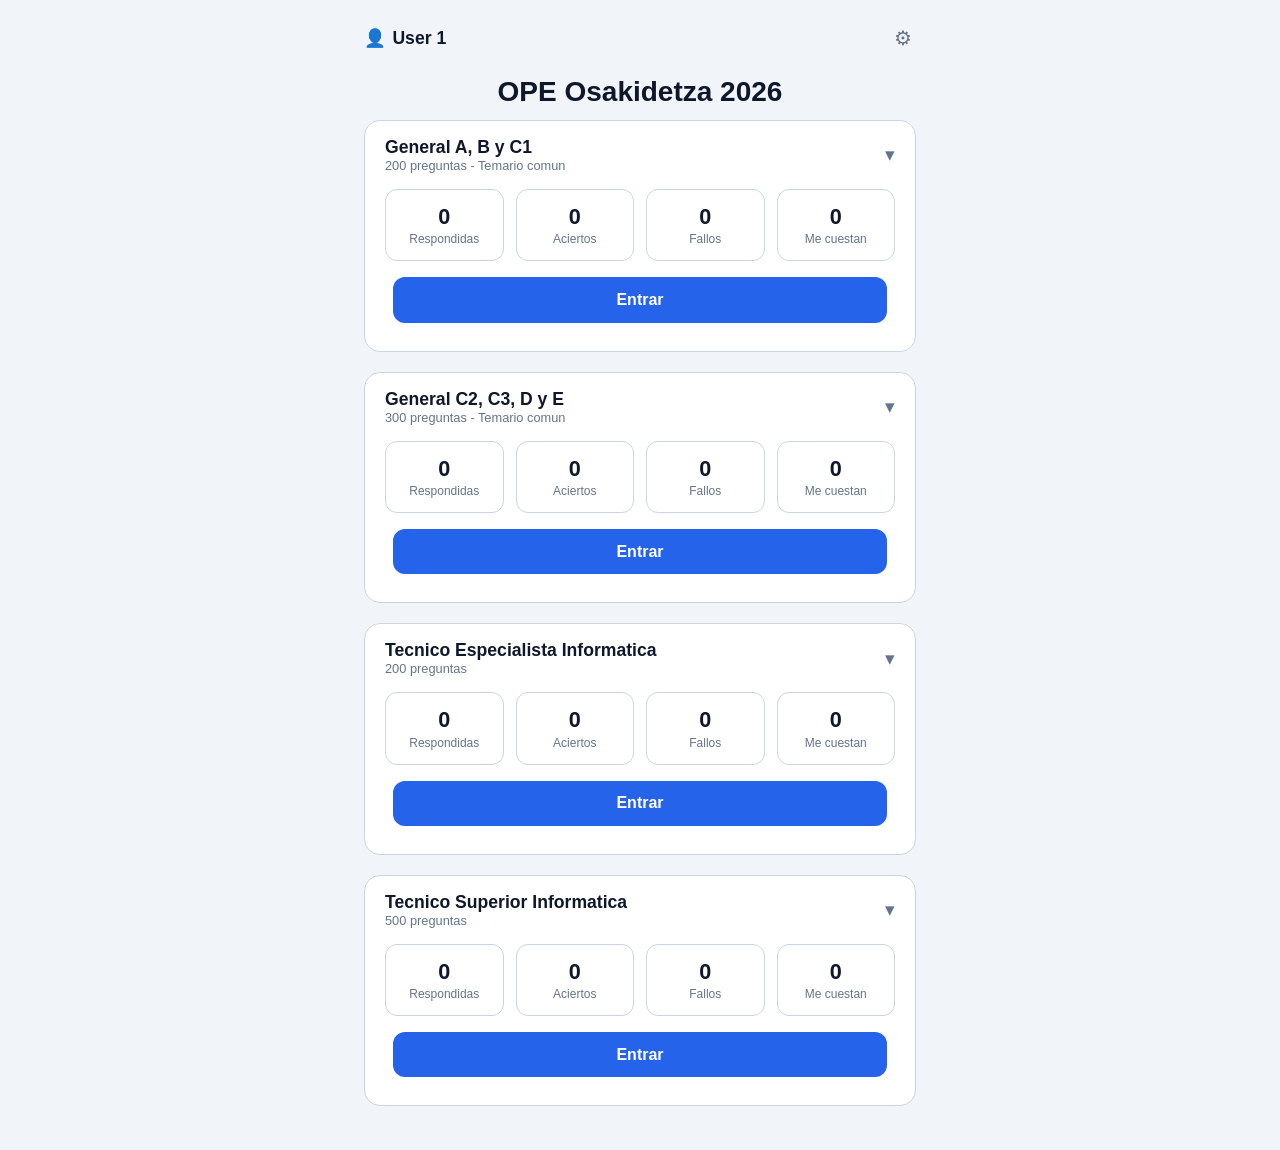
<file: quiz/index.html>
<!DOCTYPE html>
<html lang="es">
<head>
  <meta charset="UTF-8">
  <meta name="viewport" content="width=device-width, initial-scale=1.0">
  <meta name="theme-color" content="#1e3a5f">
  <title>Quiz OPE Osakidetza</title>
  <link rel="manifest" href="manifest.json">
  <link rel="stylesheet" href="css/style.css">
</head>
<body>
  <div id="app">
    <!-- Pantalla: gestion de usuarios -->
    <section id="screen-users" class="screen hidden">
      <div class="container">
        <header class="menu-header">
          <button class="btn-icon" id="btn-back-from-users" title="Volver al menu">&#8592;</button>
        </header>
        <h1>Perfiles</h1>
        <p class="subtitle">Elige un perfil o crea uno nuevo</p>
        <div id="users-list" class="users-list"></div>
        <form id="new-user-form" class="new-user-form">
          <input type="text" id="new-user-name" placeholder="Nombre del perfil" maxlength="20" autocomplete="off">
          <button type="submit" class="btn btn-primary">Crear perfil</button>
        </form>
        <button class="btn btn-danger btn-block" id="btn-clear-data" style="margin-top:1.5rem;">Limpiar datos locales</button>

        <div class="data-transfer" style="margin-top:2rem;">
          <h3 style="font-size:1rem;color:#94a3b8;margin-bottom:0.75rem;">Exportar / Importar</h3>
          <button class="btn btn-secondary btn-block" id="btn-export-data">Exportar datos</button>
          <label class="btn btn-secondary btn-block" style="display:inline-flex;margin-top:0.5rem;">
            Importar datos
            <input type="file" id="btn-import-data" accept=".json" style="display:none;">
          </label>
        </div>
      </div>
    </section>

    <!-- Pantalla: menu principal -->
    <section id="screen-menu" class="screen hidden">
      <div class="container">
        <header class="menu-header">
          <div class="user-badge" id="menu-user-badge">
            <span class="user-icon">&#128100;</span>
            <span class="user-name" id="current-user-name">-</span>
            <div id="user-dropdown" class="hidden"></div>
          </div>
          <button class="btn-icon" id="btn-switch-user" title="Gestionar perfiles">&#9881;</button>
        </header>

        <h1>OPE Osakidetza 2026</h1>

        <div id="quizzes-list"></div>
      </div>
    </section>

    <!-- Pantalla: configuracion de sesion -->
    <section id="screen-session" class="screen hidden">
      <div class="container">
        <header class="menu-header">
          <button class="btn-icon" id="btn-back-from-session" title="Volver">&#8592;</button>
        </header>
        <h1 id="session-quiz-title">Quiz</h1>

        <div class="session-resume hidden" id="session-resume-box">
          <p>Tienes una sesion en curso: <strong id="session-resume-text"></strong></p>
          <button class="btn btn-primary btn-block" id="btn-continue-session">Continuar sesion</button>
        </div>

        <div class="mode-selector">
          <h3>Nueva sesion</h3>
          <label class="mode-option">
            <input type="radio" name="session-mode" value="sequential" checked id="radio-sequential">
            <span class="mode-label">Secuencial</span>
            <span class="start-label">Entre</span>
            <input type="number" id="seq-start" class="inline-num" min="1" value="1" title="Inicio">
            <span class="start-label">y</span>
            <input type="number" id="seq-end" class="inline-num" min="1" value="1" title="Fin">
          </label>
          <label class="mode-option">
            <input type="radio" name="session-mode" value="random" id="radio-random">
            <span class="mode-label">Aleatorio</span>
            <span class="start-label">Entre</span>
            <input type="number" id="rand-start" class="inline-num" min="1" value="1" title="Inicio">
            <span class="start-label">y</span>
            <input type="number" id="rand-end" class="inline-num" min="1" value="1" title="Fin">
          </label>
          <label class="mode-option">
            <input type="radio" name="session-mode" value="difficulty" id="radio-difficulty">
            <span class="mode-label">Por dificultad</span>
            <span class="start-label">Entre</span>
            <input type="number" id="diff-start" class="inline-num" min="1" value="1" title="Inicio">
            <span class="start-label">y</span>
            <input type="number" id="diff-end" class="inline-num" min="1" value="1" title="Fin">
          </label>
          <label class="mode-option">
            <input type="radio" name="session-mode" value="only_hard" id="radio-only-hard">
            <span class="mode-label">Solo difíciles</span>
            <span class="start-label">(repaso de falladas y "me cuesta")</span>
          </label>
        </div>

        <label class="session-toggle">
          <input type="checkbox" id="chk-show-diffs" checked>
          <span>Resaltar diferencias entre opciones similares</span>
        </label>

        <button class="btn btn-primary btn-block" id="btn-start-session">Empezar</button>
        <button class="btn btn-secondary btn-block" id="btn-practice-session">Probar (sin estadísticas)</button>
      </div>
    </section>

    <!-- Pantalla: quiz -->
    <section id="screen-quiz" class="screen hidden">
      <div class="container">
        <header class="quiz-header">
          <button class="btn-icon" id="btn-quit-quiz" title="Volver al menu">&#8592;</button>
          <span class="quiz-progress" id="quiz-progress">1 / 200</span>
          <span class="quiz-score" id="quiz-score">&#9989; 0 - &#10060; 0</span>
        </header>
        <div class="quiz-label" id="quiz-label">Quiz</div>

        <div class="question-card">
          <p class="question-text" id="question-text">Cargando...</p>
          <div class="options-list" id="options-list"></div>
        </div>

        <div class="feedback hidden" id="feedback">
          <p class="feedback-text" id="feedback-text"></p>
        </div>

        <div class="quiz-actions">
          <button class="btn btn-primary btn-block" id="btn-validate">Validar</button>
          <button class="btn btn-block hidden btn-cuesta" id="btn-cuesta">Esta me cuesta</button>
          <button class="btn btn-block hidden btn-repaso" id="btn-repaso-remove">Quitar de repaso</button>
          <button class="btn btn-secondary btn-block hidden" id="btn-next">Siguiente</button>
        </div>
      </div>
    </section>

    <!-- Pantalla: resultados de sesion -->
    <section id="screen-results" class="screen hidden">
      <div class="container">
        <h1>Resultados</h1>
        <p class="result-empty hidden" id="result-empty">¡No tienes preguntas difíciles pendientes! 🎉<br>Repasa fallando alguna o marcándola como "me cuesta".</p>
        <div class="result-summary">
          <div class="result-circle">
            <span class="result-value" id="result-aciertos">0</span>
            <span class="result-label">aciertos</span>
          </div>
          <div class="result-circle result-wrong">
            <span class="result-value" id="result-fallos">0</span>
            <span class="result-label">fallos</span>
          </div>
        </div>
        <p class="result-detail" id="result-detail">0 de 0 preguntas</p>
        <p class="result-cuesta hidden" id="result-cuesta"></p>
        <button class="btn btn-primary btn-block" id="btn-back-menu">Volver al menu</button>
        <div id="result-falladas" class="result-falladas"></div>
      </div>
    </section>
    <!-- Modal: preview de eliminaciones de import -->
    <div id="import-modal" class="modal hidden">
      <div class="modal-backdrop"></div>
      <div class="modal-content">
        <h3>Subrayados eliminados en el archivo</h3>
        <p class="modal-desc">Estos subrayados se eliminaron en el dispositivo de origen. ¿Quieres eliminarlos aquí también?</p>
        <div id="import-conflicts-list" class="import-conflicts-list"></div>
        <div class="modal-actions">
          <button class="btn btn-secondary" id="btn-import-cancel">Mantener todo</button>
          <button class="btn btn-danger" id="btn-import-confirm">Eliminar marcados</button>
        </div>
      </div>
    </div>
  </div>

  <script src="js/data.js"></script>
  <script src="js/users.js"></script>
  <script src="js/state.js"></script>
  <script src="js/stats.js"></script>
  <script src="js/quiz.js"></script>
  <script src="js/app.js"></script>
</body>
</html>
</file>
<file: quiz/css/style.css>
*, *::before, *::after { box-sizing: border-box; margin: 0; padding: 0; }
html {
  font-size: 16px; -webkit-tap-highlight-color: transparent;
  /* Evita que los navegadores de tablet/movil inflen el tamano de letra:
     asi 11pt es 11pt real y las lineas rompen como en el examen. */
  -webkit-text-size-adjust: 100%; text-size-adjust: 100%;
}
body {
  font-family: -apple-system, BlinkMacSystemFont, 'Segoe UI', Roboto, Helvetica, Arial, sans-serif;
  background: #f1f5f9; color: #1e293b; min-height: 100vh; overflow-x: hidden;
}
#app { margin: 0 auto; min-height: 100vh; position: relative; }
.container { padding: 1rem; max-width: 600px; margin: 0 auto; }
/* Columna de lectura como el examen real. El ancho se fija en CARACTERES (ch),
   relativo a la fuente del examen, para que entren los mismos caracteres por
   linea en cualquier pantalla (portatil o tablet) aunque el navegador renderice
   la letra a distinto tamano. El enunciado va en negrita como el examen. */
#screen-quiz .container {
  max-width: 99ch;
  font-family: 'Times New Roman', Times, serif;
  font-size: 13pt;
}
/* La interfaz (cabecera, etiquetas, insignias A-D, feedback y botones) sigue en
   sans-serif y con sus tamanos; solo el texto del examen usa Times. */
#screen-quiz .quiz-header,
#screen-quiz .quiz-label,
#screen-quiz .option-letter,
#screen-quiz .feedback,
#screen-quiz .btn,
#screen-quiz h1 {
  font-family: -apple-system, BlinkMacSystemFont, 'Segoe UI', Roboto, Helvetica, Arial, sans-serif;
}
.screen { min-height: 100vh; display: none; }
.screen:not(.hidden) { display: block; }
.hidden { display: none !important; }

h1 { font-size: 1.75rem; font-weight: 800; margin-bottom: 0.75rem; text-align: center; color: #0f172a; }
h2 { font-size: 1.25rem; font-weight: 600; margin-bottom: 0.25rem; }
h3 { font-size: 1rem; font-weight: 600; margin-bottom: 0.75rem; color: #94a3b8; }
.subtitle { text-align: center; color: #94a3b8; margin-bottom: 1.5rem; font-size: 0.95rem; }

.btn {
  display: inline-flex; align-items: center; justify-content: center;
  padding: 0.85rem 1.25rem; border: none; border-radius: 0.75rem;
  font-size: 1rem; font-weight: 600; cursor: pointer; transition: transform .05s, opacity .2s;
  -webkit-appearance: none; appearance: none; user-select: none;
  margin: 0.5rem;
}
.btn:active { transform: scale(0.98); }
.btn-primary { background: #2563eb; color: #fff; }
.btn-secondary { background: #64748b; color: #fff; }
.btn-danger { background: #dc2626; color: #fff; }
.btn-cuesta { background: #fff; color: #b45309; border: 1px solid #f59e0b; }
.btn-cuesta.marked { background: #f59e0b; color: #fff; border-color: #f59e0b; }
.btn-repaso { background: #fff; color: #475569; border: 1px solid #cbd5e1; }
.btn-repaso.confirm { background: #dc2626; color: #fff; border-color: #dc2626; }
.btn-block { width: calc(100% - 1rem); }
.btn:disabled { opacity: .5; cursor: not-allowed; }
.btn-icon {
  background: transparent; border: none; color: #64748b; font-size: 1.25rem;
  cursor: pointer; padding: 0.25rem; line-height: 1;
}

/* Users */
.users-list { display: flex; flex-direction: column; gap: 0.5rem; margin-bottom: 1.5rem; }
.user-item {
  display: flex; align-items: center; justify-content: space-between;
  padding: 0.875rem 1rem; background: #fff; border-radius: 0.75rem;
  border: 1px solid #cbd5e1; cursor: pointer; transition: border-color .15s;
}
.user-item:hover, .user-item:focus { border-color: #2563eb; outline: none; }
.user-item.active { border-color: #2563eb; background: #eff6ff; }
.user-item-name { font-weight: 600; color: #0f172a; }
.user-item-action { color: #64748b; font-size: 0.85rem; }
.new-user-form { display: flex; gap: 0.5rem; }
.new-user-form input {
  flex: 1; padding: 0.75rem 1rem; border-radius: 0.75rem; border: 1px solid #cbd5e1;
  background: #fff; color: #0f172a; font-size: 1rem; outline: none;
}
.new-user-form input:focus { border-color: #2563eb; }

/* Menu */
.menu-header {
  display: flex; align-items: center; justify-content: space-between;
  margin-bottom: 1.5rem; font-size: 1.1rem;
}
.user-badge {
  display: flex; align-items: center; gap: 0.4rem; color: #64748b;
  cursor: pointer;
}
.user-name { font-weight: 700; color: #0f172a; }

.user-badge { position: relative; }
#user-dropdown {
  position: absolute; top: calc(100% + 0.4rem); left: 0;
  background: #fff; border: 1px solid #cbd5e1; border-radius: 0.75rem;
  box-shadow: 0 4px 12px rgba(0,0,0,0.12); min-width: 10rem; z-index: 10;
  padding: 0.25rem 0;
}
#user-dropdown .dropdown-item {
  display: flex; align-items: center; justify-content: space-between;
  padding: 0.6rem 0.875rem; cursor: pointer; transition: background .1s;
  font-size: 0.95rem; color: #0f172a;
}
#user-dropdown .dropdown-item:hover { background: #f1f5f9; }
#user-dropdown .dropdown-item.active { background: #eff6ff; font-weight: 600; }
#user-dropdown .dropdown-check { color: #2563eb; font-size: 0.85rem; }

.quiz-card {
  background: #fff; border: 1px solid #cbd5e1; border-radius: 1rem;
  margin-bottom: 1.25rem; overflow: hidden;
}
.quiz-card-header {
  display: flex; align-items: center; justify-content: space-between;
  padding: 1rem 1.25rem; cursor: pointer; user-select: none;
}
.quiz-card-header h2 { font-size: 1.1rem; font-weight: 700; margin: 0; color: #0f172a; }
.quiz-card-header .quiz-meta { margin: 0; font-size: 0.8rem; color: #64748b; }
.quiz-card-toggle {
  font-size: 1.2rem; color: #64748b; transition: transform .2s; line-height: 1;
  flex-shrink: 0; margin-left: 0.75rem;
}
.quiz-card.collapsed .quiz-card-toggle { transform: rotate(-90deg); }
.quiz-card-body {
  padding: 0 1.25rem 1.25rem; text-align: center;
}
.quiz-card.collapsed .quiz-card-body { display: none; }
.quiz-card .btn-primary { margin-top: 1rem; }
.quiz-meta { color: #64748b; font-size: 0.9rem; margin-bottom: 1rem; }

.mode-selector { margin-bottom: 1.5rem; }
.mode-option {
  display: flex; align-items: center; gap: 0.6rem;
  padding: 0.75rem 1rem; background: #fff; border-radius: 0.75rem;
  border: 1px solid #cbd5e1; margin-bottom: 0.5rem; cursor: pointer; transition: border-color .15s;
}
.mode-option:has(input:checked) { border-color: #2563eb; background: #eff6ff; }
.mode-option input[type="radio"] { width: 1.1rem; height: 1.1rem; accent-color: #2563eb; flex-shrink: 0; }
.mode-label { font-weight: 500; color: #0f172a; flex: 1; }
.inline-num {
  width: 4rem; padding: 0.35rem 0.5rem; border-radius: 0.5rem; border: 1px solid #cbd5e1;
  background: #fff; color: #0f172a; font-size: 0.9rem; text-align: center;
}
.mode-option:has(input[type="radio"]:checked) .inline-num { border-color: #2563eb; }
.start-label { font-size: 0.8rem; color: #64748b; margin-right: 0.25rem; white-space: nowrap; }
.session-toggle {
  display: flex; align-items: center; gap: 0.6rem;
  padding: 0.75rem 1rem; margin-bottom: 1rem; cursor: pointer;
  color: #334155; font-size: 0.9rem;
}
.session-toggle input[type="checkbox"] { width: 1.1rem; height: 1.1rem; accent-color: #2563eb; flex-shrink: 0; }

.stats-preview {
  display: grid; grid-template-columns: repeat(4, 1fr); gap: 0.75rem;
}
.stat {
  background: #fff; border: 1px solid #cbd5e1; border-radius: 0.75rem;
  padding: 0.875rem 0.5rem; text-align: center;
}
.stat-value { display: block; font-size: 1.35rem; font-weight: 700; color: #0f172a; }
.stat-label { display: block; font-size: 0.75rem; color: #64748b; margin-top: 0.15rem; }

/* Quiz */
.quiz-header {
  display: flex; align-items: center; justify-content: space-between;
  margin-bottom: 1rem; font-size: 1rem; color: #0f172a;
}
.quiz-progress { font-weight: 700; }
.quiz-score { font-weight: 700; }
.quiz-label {
  text-align: center; font-size: 0.9rem; font-weight: 600;
  color: #64748b; margin-bottom: 0.75rem; margin-top: -0.25rem;
}

.question-card {
  background: #fff; border: 1px solid #cbd5e1; border-radius: 1rem;
  padding: 1.25rem; margin-bottom: 1.25rem;
}
.question-text {
  font-family: 'Times New Roman', Times, serif;
  font-size: 13pt; line-height: 1.4; text-align: left; font-weight: 700;
  color: #0f172a; margin-bottom: 1.25rem;
}
.options-list { display: flex; flex-direction: column; gap: 0.6rem; }
.option {
  display: flex; align-items: flex-start; gap: 0.5rem;
  padding: 0.75rem 0.5rem; background: #f8fafc; border: 1px solid #cbd5e1;
  border-radius: 0.75rem; cursor: pointer; transition: border-color .15s, background .15s;
  text-align: left; width: 100%; font-size: 0.95rem; color: #1e293b;
  -webkit-user-select: text; user-select: text;
}
.option:hover, .option:focus { border-color: #94a3b8; outline: none; }
.option.selected { border-color: #2563eb; background: #eff6ff; }
.option.correct { border-color: #16a34a; background: #f0fdf4; }
.option.wrong { border-color: #dc2626; background: #fef2f2; }
.option-letter {
  flex-shrink: 0; color: #0f172a; font-weight: 700; font-size: 0.95rem;
  display: inline-flex; align-items: center; justify-content: center;
  text-transform: lowercase; padding-top: 0.2rem;
}
/* Por defecto: "a)" "b)"... sin circulo. */
.option-letter::after { content: ")"; }
/* Al seleccionar o validar, vuelve el circulo con la letra en mayuscula. */
.option.selected .option-letter,
.option.correct .option-letter,
.option.wrong .option-letter {
  width: 1.6rem; height: 1.6rem; border-radius: 50%;
  background: #e2e8f0; font-size: 0.85rem;
  padding-top: 0;
}
.option.selected .option-letter::after,
.option.correct .option-letter::after,
.option.wrong .option-letter::after { content: ""; }
.option.selected .option-letter { background: #2563eb; color: #fff; }
.option.correct .option-letter { background: #16a34a; color: #fff; }
.option.wrong .option-letter { background: #dc2626; color: #fff; }
.option-text {
  font-family: 'Times New Roman', Times, serif;
  font-size: 13pt; line-height: 1.4; text-align: left;
  -webkit-user-select: text; user-select: text;
}
#screen-quiz.validated .option-text,
#screen-quiz.validated .question-text {
  -webkit-touch-callout: none;
  touch-action: manipulation;
}

.user-highlight {
  text-decoration: underline;
  text-decoration-color: #000;
  text-decoration-thickness: 2px;
  text-underline-offset: 2px;
  position: relative;
  cursor: pointer;
}
.hl-x {
  position: absolute;
  top: -10px;
  right: -14px;
  background: #dc2626;
  color: #fff;
  border-radius: 50%;
  width: 24px;
  height: 24px;
  font-size: 14px;
  display: inline-flex;
  align-items: center;
  justify-content: center;
  opacity: 0;
  transition: opacity .15s;
  cursor: pointer;
}
.user-highlight:hover .hl-x,
.user-highlight:active .hl-x {
  opacity: 1;
}

#highlight-menu {
  position: absolute;
  background: #0f172a;
  color: #fff;
  border-radius: 0.5rem;
  padding: 0.5rem 0.75rem;
  font-size: 0.85rem;
  z-index: 100;
  box-shadow: 0 4px 12px rgba(0,0,0,0.2);
  cursor: pointer;
  white-space: nowrap;
  max-width: 90vw;
  overflow: hidden;
  text-overflow: ellipsis;
}
#highlight-menu.hidden { display: none !important; }

.quiz-actions { display: flex; flex-direction: column; gap: 0.6rem; }

.feedback {
  margin-top: 1rem; padding: 1rem; border-radius: 0.75rem; text-align: center; font-weight: 600;
}
.feedback.correct { background: #f0fdf4; color: #166534; border: 1px solid #bbf7d0; }
.feedback.wrong { background: #fef2f2; color: #991b1b; border: 1px solid #fecaca; }

/* Results */
.result-summary {
  display: flex; justify-content: center; gap: 1.5rem; margin: 1.5rem 0;
}
.result-circle {
  width: 7rem; height: 7rem; border-radius: 50%; border: 3px solid #16a34a;
  display: flex; flex-direction: column; align-items: center; justify-content: center;
  background: #f0fdf4;
}
.result-circle.result-wrong { border-color: #dc2626; background: #fef2f2; }
.result-value { font-size: 1.8rem; font-weight: 700; color: #0f172a; }
.result-label { font-size: 0.8rem; color: #64748b; margin-top: 0.15rem; }
.result-detail { text-align: center; color: #64748b; margin-bottom: 0.5rem; }
.result-empty { text-align: center; color: #0f172a; font-size: 1.1rem; line-height: 1.5; margin: 2rem 0; }
.result-cuesta { text-align: center; color: #b45309; font-weight: 600; margin-bottom: 1.5rem; }

.result-falladas { margin-top: 1.5rem; }
.result-falladas-title {
  font-size: 1rem; font-weight: 600; color: #0f172a;
  margin-bottom: 0.75rem; text-align: center;
}
.result-fallada-card {
  background: #fff; border: 1px solid #cbd5e1; border-radius: 0.75rem;
  margin-bottom: 0.6rem; overflow: hidden;
}
.result-fallada-header {
  display: flex; align-items: center; justify-content: space-between;
  padding: 0.875rem 1rem; cursor: pointer; user-select: none;
}
.result-fallada-header h4 {
  font-size: 0.95rem; font-weight: 600; margin: 0; color: #0f172a;
  flex: 1; overflow: hidden; text-overflow: ellipsis; white-space: nowrap;
}
.result-fallada-toggle {
  font-size: 1rem; color: #64748b; transition: transform .2s; line-height: 1;
  flex-shrink: 0; margin-left: 0.5rem;
}
.result-fallada-card.collapsed .result-fallada-toggle { transform: rotate(-90deg); }
.result-fallada-body {
  padding: 0 1rem 1rem; font-size: 0.9rem; color: #1e293b;
}
.result-fallada-card.collapsed .result-fallada-body { display: none; }
.result-fallada-question {
  font-weight: 500; margin-bottom: 0.5rem; line-height: 1.45;
}
.result-fallada-opt {
  padding: 0.4rem 0.6rem; border-radius: 0.5rem; margin-bottom: 0.35rem;
  display: flex; align-items: flex-start; gap: 0.4rem;
}
.result-fallada-opt.correct { background: #f0fdf4; border: 1px solid #bbf7d0; }
.result-fallada-opt.wrong { background: #fef2f2; border: 1px solid #fecaca; }
.result-fallada-opt-letter {
  flex-shrink: 0; width: 1.4rem; height: 1.4rem; border-radius: 50%;
  font-size: 0.75rem; font-weight: 700; display: inline-flex;
  align-items: center; justify-content: center;
}
.result-fallada-opt.correct .result-fallada-opt-letter { background: #16a34a; color: #fff; }
.result-fallada-opt.wrong .result-fallada-opt-letter { background: #dc2626; color: #fff; }
.result-fallada-opt-text { line-height: 1.4; }

.session-resume {
  background: #eff6ff; border: 1px solid #bfdbfe; border-radius: 0.75rem;
  padding: 1rem; margin-bottom: 1.25rem; text-align: center;
}
.session-resume p { color: #1e3a8a; margin-bottom: 0.75rem; }

/* Accessibility */
@media (prefers-reduced-motion: reduce) {
  .btn, .option, .user-item { transition: none; }
}

.diff-highlight {
  background: #fef3c7; color: #92400e; font-weight: 600;
  padding: 0 0.15rem; border-radius: 0.2rem;
}

/* Import modal */
.modal { position: fixed; inset: 0; z-index: 200; display: flex; align-items: center; justify-content: center; }
.modal.hidden { display: none !important; }
.modal-backdrop { position: absolute; inset: 0; background: rgba(0,0,0,0.5); }
.modal-content {
  position: relative; background: #fff; border-radius: 1rem;
  padding: 1.5rem; max-width: 560px; width: 90%; max-height: 80vh;
  display: flex; flex-direction: column;
}
.modal-content h3 { margin-bottom: 0.5rem; font-size: 1.1rem; }
.modal-desc { color: #64748b; font-size: 0.9rem; margin-bottom: 1rem; }
.import-conflicts-list { overflow-y: auto; flex: 1; margin-bottom: 1rem; }
.import-conflict-item {
  display: flex; align-items: flex-start; gap: 0.6rem;
  padding: 0.6rem; border: 1px solid #e2e8f0; border-radius: 0.5rem;
  margin-bottom: 0.4rem; font-size: 0.9rem;
}
.import-conflict-item input[type="checkbox"] {
  width: 1.1rem; height: 1.1rem; margin-top: 0.15rem; accent-color: #dc2626;
}
.import-conflict-text { flex: 1; }
.import-conflict-text .conf-q { font-weight: 600; color: #0f172a; display: block; margin-bottom: 0.2rem; }
.import-conflict-text .conf-opt { color: #64748b; font-size: 0.85rem; }
.modal-actions { display: flex; gap: 0.5rem; justify-content: flex-end; }

/* Tablet: el enunciado y las opciones del examen usan Times New Roman 11pt
   fijo (ver .question-text/.option-text), igual que el examen real. */
@media (min-width: 600px) {
  .container { padding: 1.5rem; }
  h1 { font-size: 1.75rem; }
  /* En tablet (ancho suficiente) justificamos como el examen en papel.
     En movil queda a la izquierda para evitar huecos grandes entre palabras. */
  #screen-quiz .question-text, #screen-quiz .option-text { text-align: justify; }
}
</file>
